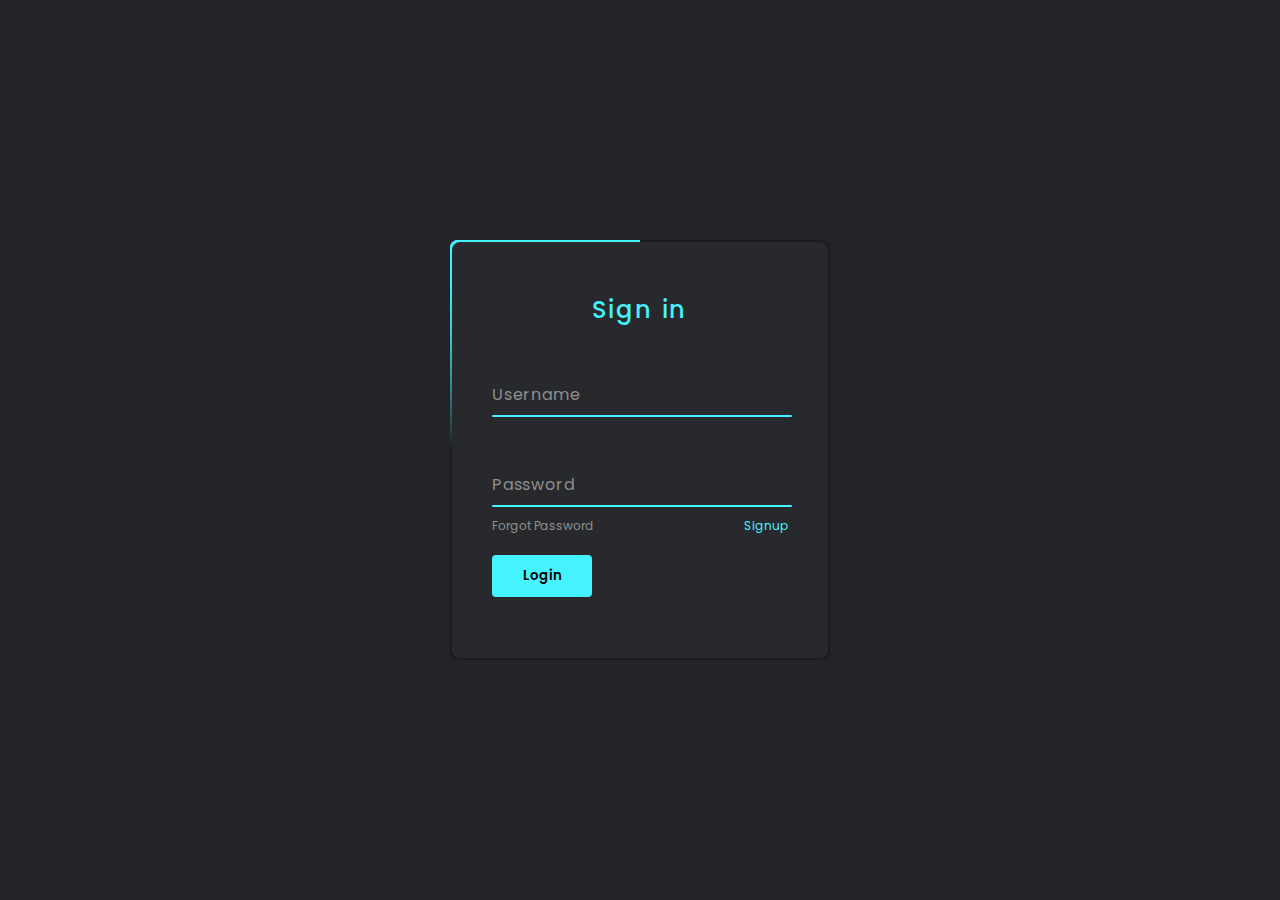
<file: animated login and password/index.html>
<!DOCTYPE html>
<html lang="en">

<head>
    <meta charset="UTF-8">
    <title>Animated Login Form</title>
    <link rel="stylesheet" href="style.css">
</head>

<body>
    <div class="box">
        <div class="form">
            <h2>Sign in</h2>
            <div class="inputBox">
                <input type="text" required="required">
                <span>Username</span>
                <i></i>
            </div>
            <div class="inputBox">
                <input type="password" required="required">
                <span>Password</span>
                <i></i>
            </div>
            <div class="links">
                <a href="#">Forgot Password</a>
                <a href="#">Signup</a>
            </div>
            <input type="submit" value="Login">
        </div>
    </div>
</body>

</html>
</file>
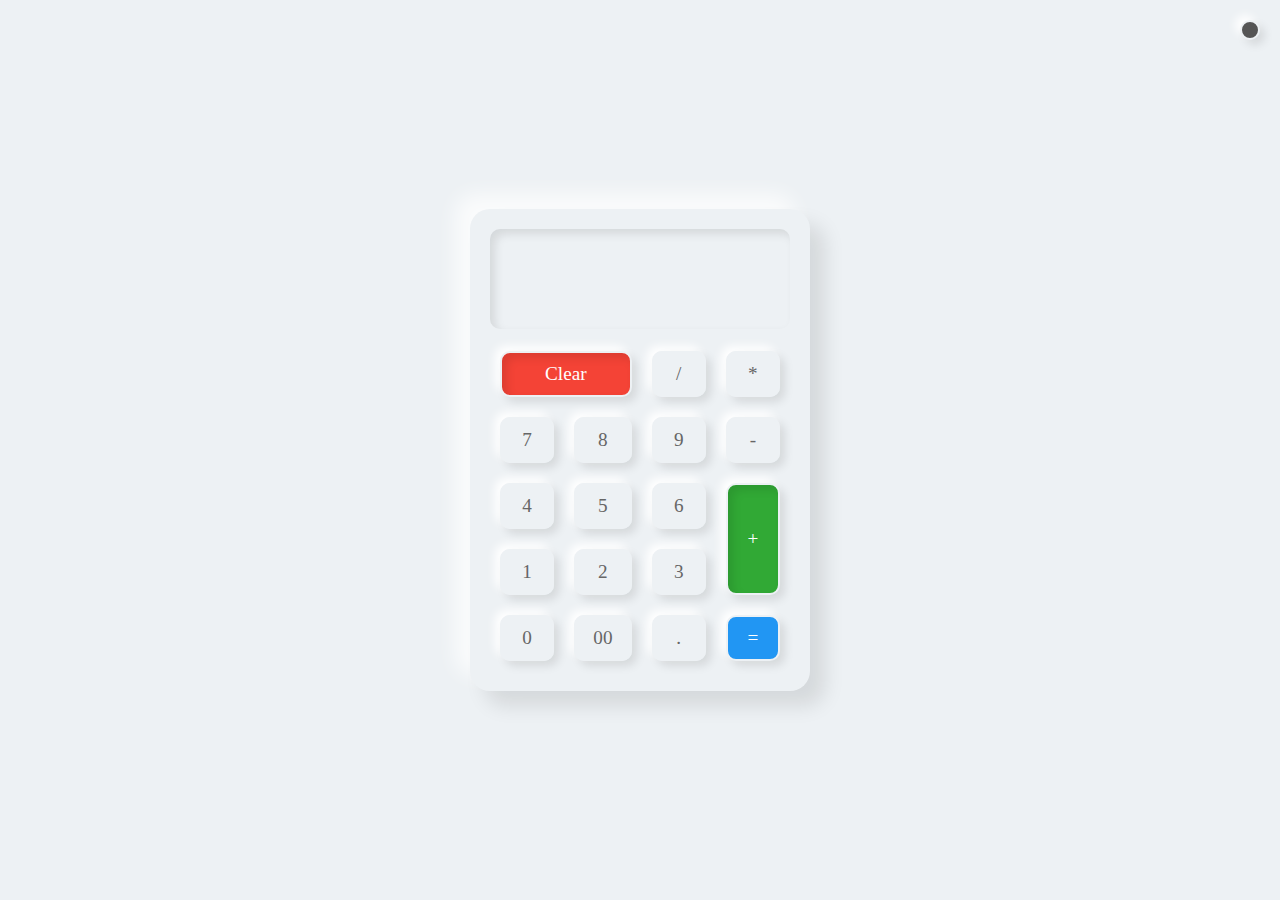
<file: calculator/index.html>
<!DOCTYPE html>
<html>

<head>
    <title>Calculator</title>
    <link rel="stylesheet" type="text/css" href="style.css">
</head>

<body>
    <div class="toggleBtn"></div>
    <div class="calculator">
        <div class="buttons">
            <h2 id="value"></h2>
            <span id="clear">Clear</span>
            <span>/</span>
            <span>*</span>
            <span>7</span>
            <span>8</span>
            <span>9</span>
            <span>-</span>
            <span>4</span>
            <span>5</span>
            <span>6</span>
            <span id="plus">+</span>
            <span>1</span>
            <span>2</span>
            <span>3</span>
            <span>0</span>
            <span>00</span>
            <span>.</span>
            <span id="equal">=</span>
        </div>
    </div>
    <script>
        let buttons = document.querySelector('.buttons');
        let btn = document.querySelectorAll('span');
        let value = document.getElementById('value');
        let toggleBtn = document.querySelector('.toggleBtn');
        let body = document.querySelector('body');




        for (let i = 0; i < btn.length; i++) {
            btn[i].addEventListener("click", function () {
                if (this.innerHTML == "=") {
                    value.innerHTML = eval(value.innerHTML);
                } else {
                    if (this.innerHTML == "Clear") {
                        value.innerHTML = "";
                    }
                    else {
                        value.innerHTML += this.innerHTML;
                    }
                }
            })
        }
        toggleBtn.onclick = function () {
            body.classList.toggle('dark');
        }
    </script>
</body>

</html>
</file>
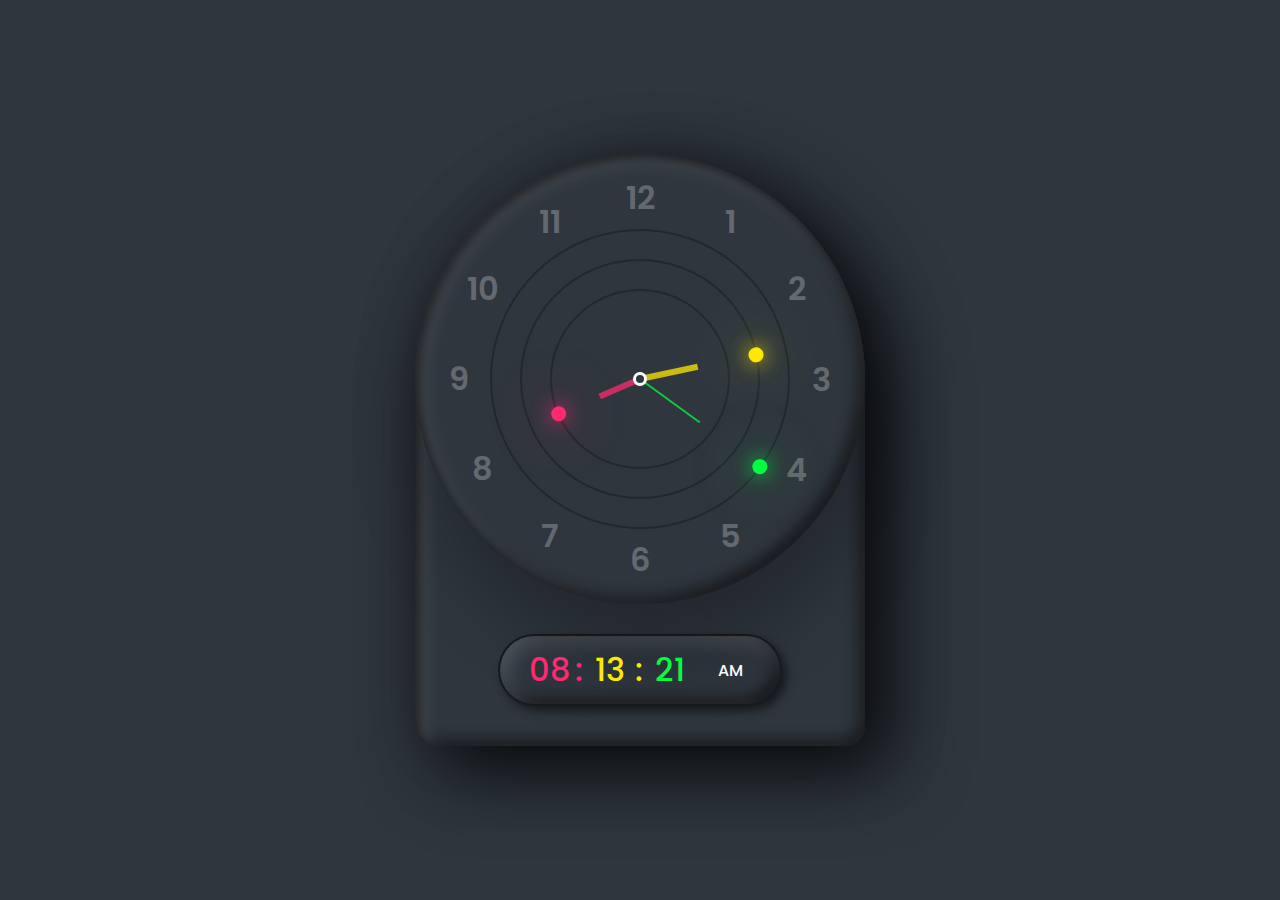
<file: Clock/index.html>
<!DOCTYPE html>
<html>

<head>
    <meta charset="utf-8">
    <title>Clock</title>
    <link rel="stylesheet" href="style.css">
</head>

<body>
    <div class="container">
        <div class="clock">

            <div class="circle" id="sc" style="--clr:#04fc43;"><i></i></div>
            <div class="circle circle2" id="mn" style="--clr:#fee800;"><i></i></div>
            <div class="circle circle3" id="hr" style="--clr:#ff2972;"><i></i></div>




            <span style="--i:1;"><b>1</b></span>
            <span style="--i:2;"><b>2</b></span>
            <span style="--i:3;"><b>3</b></span>
            <span style="--i:4;"><b>4</b></span>
            <span style="--i:5;"><b>5</b></span>
            <span style="--i:6;"><b>6</b></span>
            <span style="--i:7;"><b>7</b></span>
            <span style="--i:8;"><b>8</b></span>
            <span style="--i:9;"><b>9</b></span>
            <span style="--i:10;"><b>10</b></span>
            <span style="--i:11;"><b>11</b></span>
            <span style="--i:12;"><b>12</b></span>
        </div>

        <!-- digital clock -->
        <div id="time">
            <div id="hours" style="--clr:#ff2972;">00</div>
            <div id="minutes" style="--clr:#fee800;">00</div>
            <div id="seconds" style="--clr:#04fc43;">00</div>
            <div id="ampm">AM</div>
        </div>

    </div>

    <script>
        let hr = document.querySelector('#hr');
        let mn = document.querySelector('#mn');
        let sc = document.querySelector('#sc');

        setInterval(() => {

            let day = new Date();
            let hh = day.getHours() * 30;
            let mm = day.getMinutes() * 6;
            let ss = day.getSeconds() * 6;

            hr.style.transform = `rotateZ(${hh + (mm) / 12}deg)`;
            mn.style.transform = `rotateZ(${mm}deg)`;
            sc.style.transform = `rotateZ(${ss}deg)`;

            // Digital clock 
            let hours = document.getElementById('hours');
            let minutes = document.getElementById('minutes');
            let seconds = document.getElementById('seconds');
            let ampm = document.getElementById('ampm');


            let h = new Date().getHours();
            let m = new Date().getMinutes();
            let s = new Date().getSeconds();

            let am = h >= 12 ? "PM" : "AM";

            //convert 24hr clock to 12hr clock
            if (h > 12) {
                h = h - 12
            }
            //add zero before single digit number
            h = (h < 10) ? "0" + h : h
            m = (m < 10) ? "0" + m : m
            s = (s < 10) ? "0" + s : s

            hours.innerHTML = h;
            minutes.innerHTML = m;
            seconds.innerHTML = s;
            ampm.innerHTML = am;
        })


    </script>
</body>

</html>
</file>
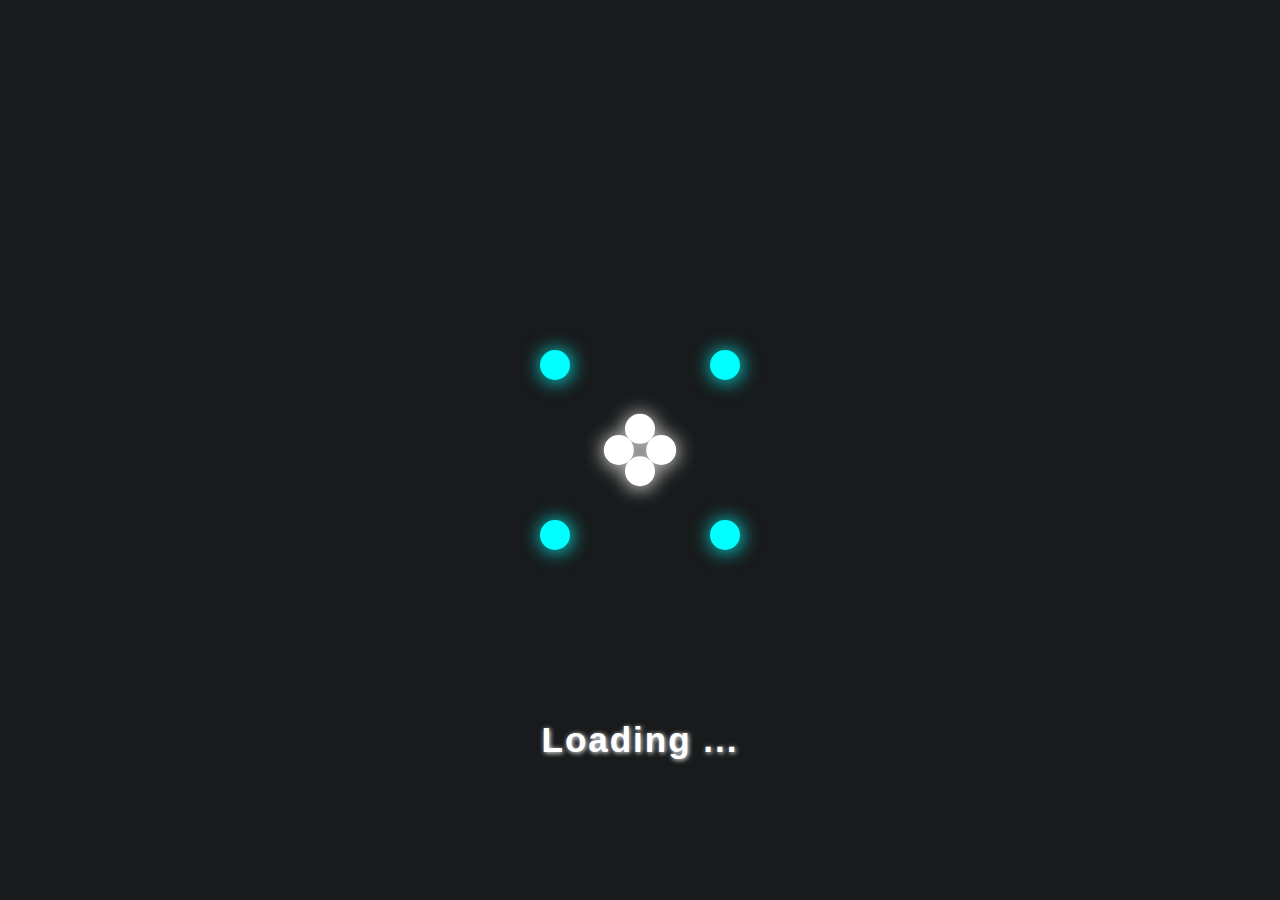
<file: CSS Creative Loading Animation/index.html>
<!DOCTYPE html>
<html lang="en">

<head>
    <meta charset="UTF-8" />
    <meta http-equiv="X-UA-Compatible" content="IE=edge" />
    <meta name="viewport" content="width=device-width, initial-scale=1.0" />
    <link rel="stylesheet" href="style.css" />
    <title>CSS Creative Loading Animation</title>
</head>

<body>
    <div class="loader1">
        <span></span>
        <span></span>
        <span></span>
        <span></span>
    </div>
    <div class="loader2">
        <span></span>
        <span></span>
        <span></span>
        <span></span>
    </div>
    <span class="text">Loading ...</span>
</body>

</html>
</file>
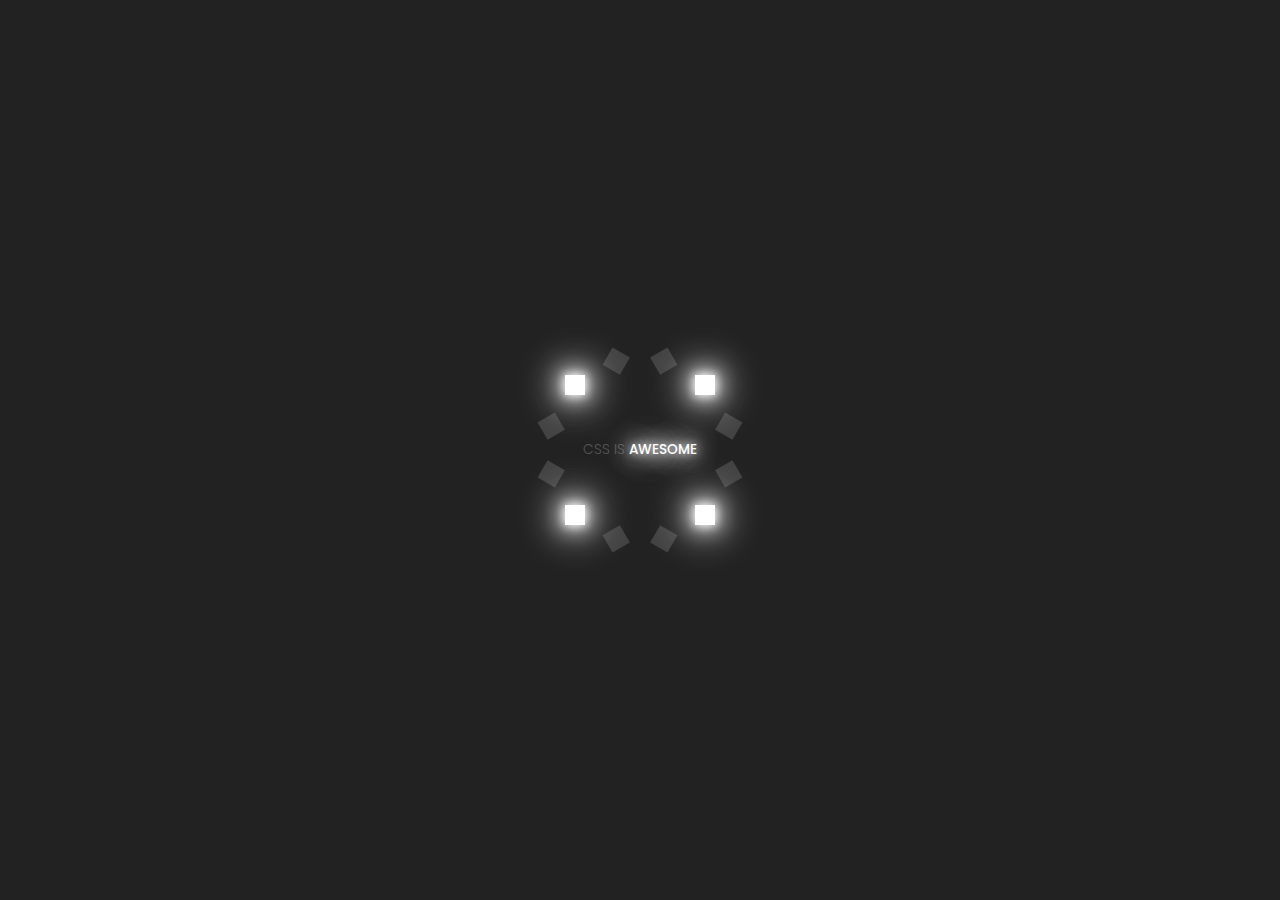
<file: CSS Effects/index.html>
<!DOCTYPE html>
<html>

<head>
    <meta charset="UTF-8">
    <title>CSS Creative Loader Animation Effects</title>
    <link rel="stylesheet" href="style.css">
</head>

<body>
    <div class="box">
        <div class="loader">
            <span style="--i:1;"></span>
            <span style="--i:2;"></span>
            <span style="--i:3;"></span>
            <span style="--i:4;"></span>
            <span style="--i:5;"></span>
            <span style="--i:6;"></span>
            <span style="--i:7;"></span>
            <span style="--i:8;"></span>
            <span style="--i:9;"></span>
            <span style="--i:10;"></span>
            <span style="--i:11;"></span>
            <span style="--i:12;"></span>
        </div>
        <h3>CSS is <b>Awesome</b></h3>
    </div>
</body>

</html>
</file>
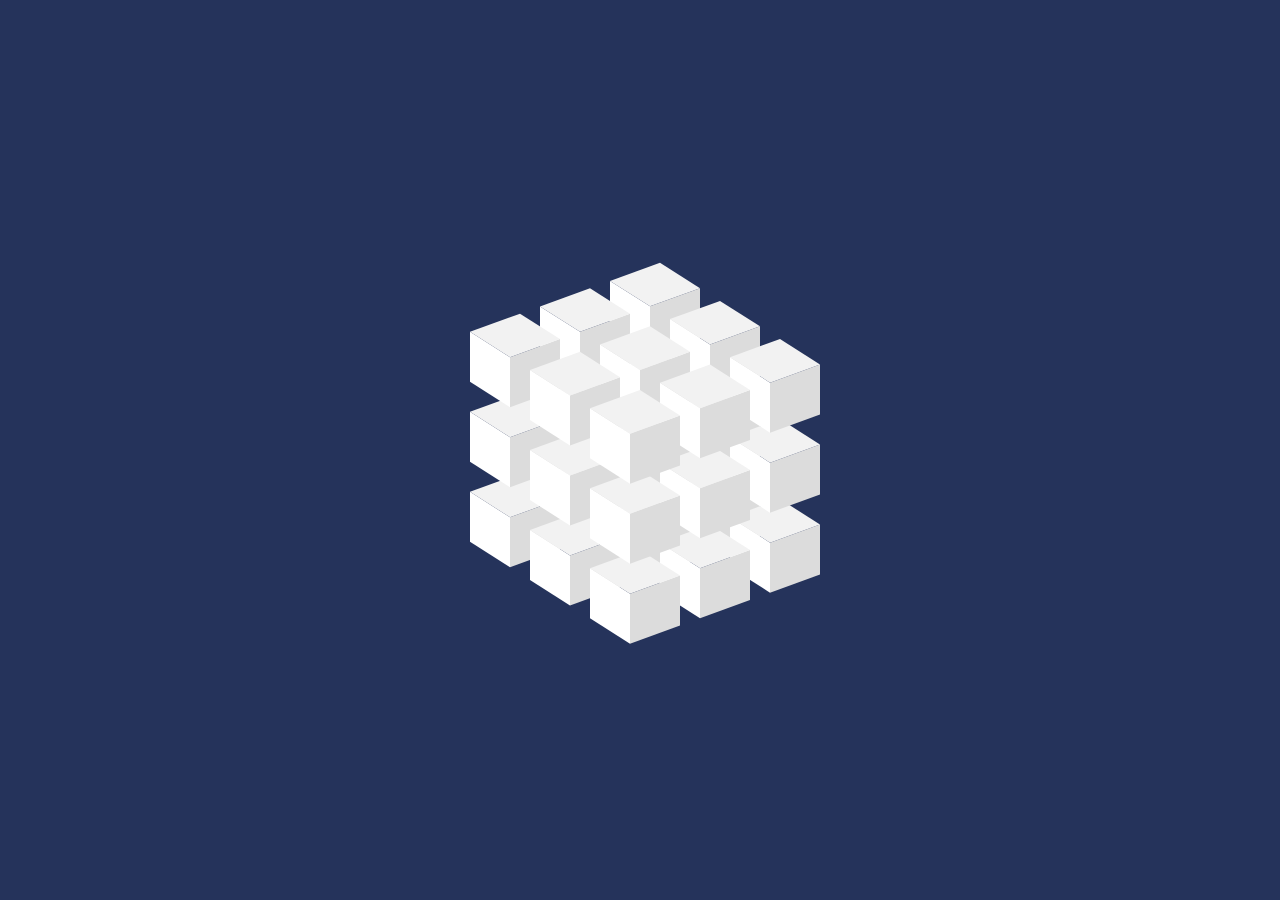
<file: CSS Only Cubes Hover Effects/index.html>
<!DOCTYPE html>
<html>

<head>
    <meta charset="utf-8">
    <title>CSS Cubes</title>
    <link rel="stylesheet" href="style.css">
</head>

<body>
    <div class="container">
        <div class="cube">
            <div style="--x:-1;--y:0;">
                <span style="--i:3;"></span>
                <span style="--i:2;"></span>
                <span style="--i:1;"></span>
            </div>
            <div style="--x:0;--y:0;">
                <span style="--i:3;"></span>
                <span style="--i:2;"></span>
                <span style="--i:1;"></span>
            </div>
            <div style="--x:1;--y:0;">
                <span style="--i:3;"></span>
                <span style="--i:2;"></span>
                <span style="--i:1;"></span>
            </div>
        </div>
        <div class="cube">
            <div style="--x:-1;--y:0;">
                <span style="--i:3;"></span>
                <span style="--i:2;"></span>
                <span style="--i:1;"></span>
            </div>
            <div style="--x:0;--y:0;">
                <span style="--i:3;"></span>
                <span style="--i:2;"></span>
                <span style="--i:1;"></span>
            </div>
            <div style="--x:1;--y:0;">
                <span style="--i:3;"></span>
                <span style="--i:2;"></span>
                <span style="--i:1;"></span>
            </div>
        </div>
        <div class="cube">
            <div style="--x:-1;--y:0;">
                <span style="--i:3;"></span>
                <span style="--i:2;"></span>
                <span style="--i:1;"></span>
            </div>
            <div style="--x:0;--y:0;">
                <span style="--i:3;"></span>
                <span style="--i:2;"></span>
                <span style="--i:1;"></span>
            </div>
            <div style="--x:1;--y:0;">
                <span style="--i:3;"></span>
                <span style="--i:2;"></span>
                <span style="--i:1;"></span>
            </div>
        </div>
    </div>

</body>

</html>
</file>
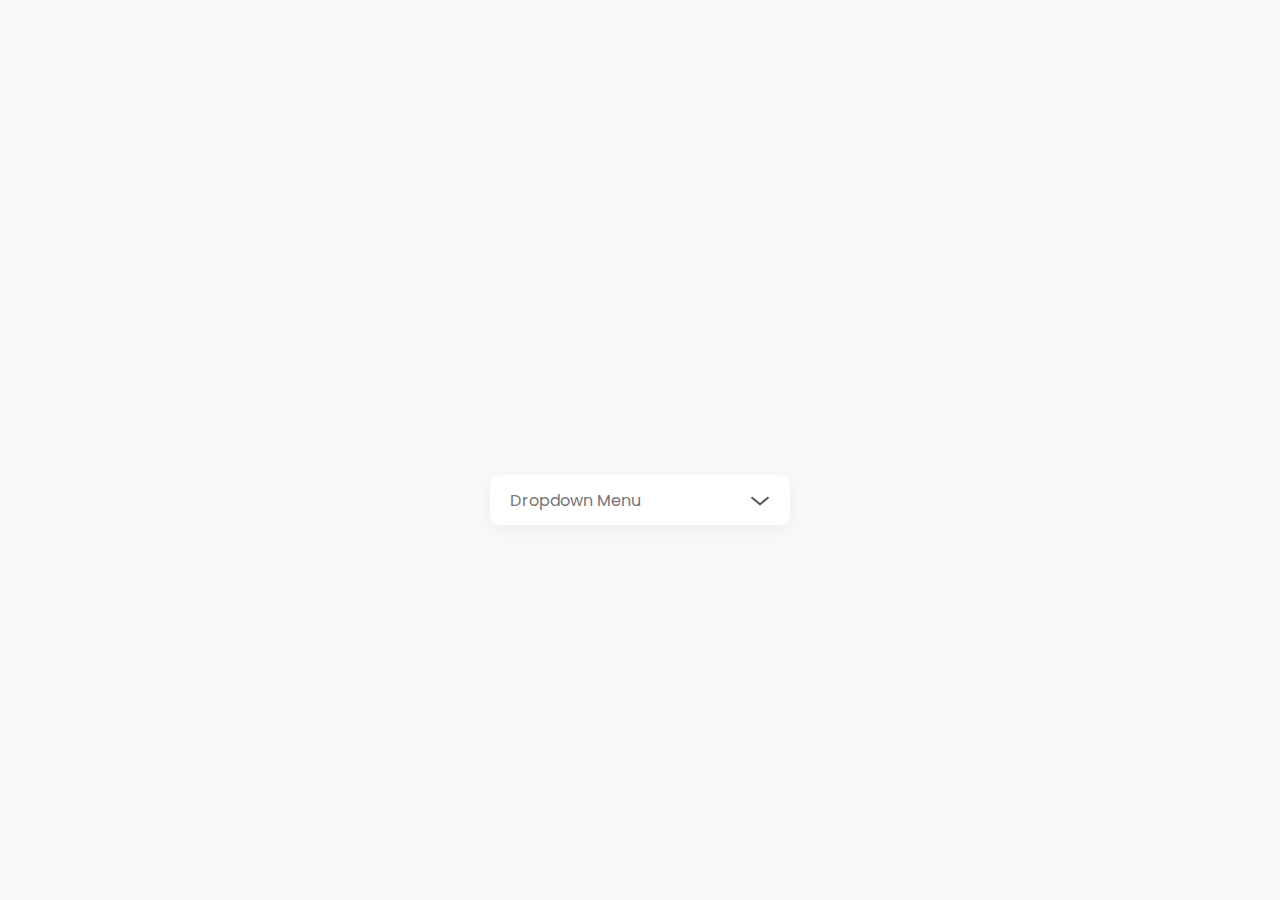
<file: custom menu/index.html>
<!DOCTYPE html>
<html>

<head>
    <title>Animated Custom Dropdown Menu</title>
    <link rel="stylesheet" type="text/css" href="style.css">
</head>

<body>
    <div class="dropdown">
        <input type="text" class="text02" readonly placeholder="Dropdown Menu">

        <div class="option">
            <div onmouseover="show('Html')">Html</div>
            <div onmouseover="show('CSS')">CSS</div>
            <div onmouseover="show('Javascript')">Javascript</div>
            <div onmouseover="show('ReactJS')">ReactJS</div>
            <div onmouseover="show('Photoshop')">Photoshop</div>
        </div>
    </div>
    <script>
        function show(a) {
            document.querySelector('.text02').value = a;
        }
        let dropdown = document.querySelector('.dropdown');
        dropdown.onclick = function () {
            dropdown.classList.toggle('active');
        }
    </script>
</body>

</html>
</file>
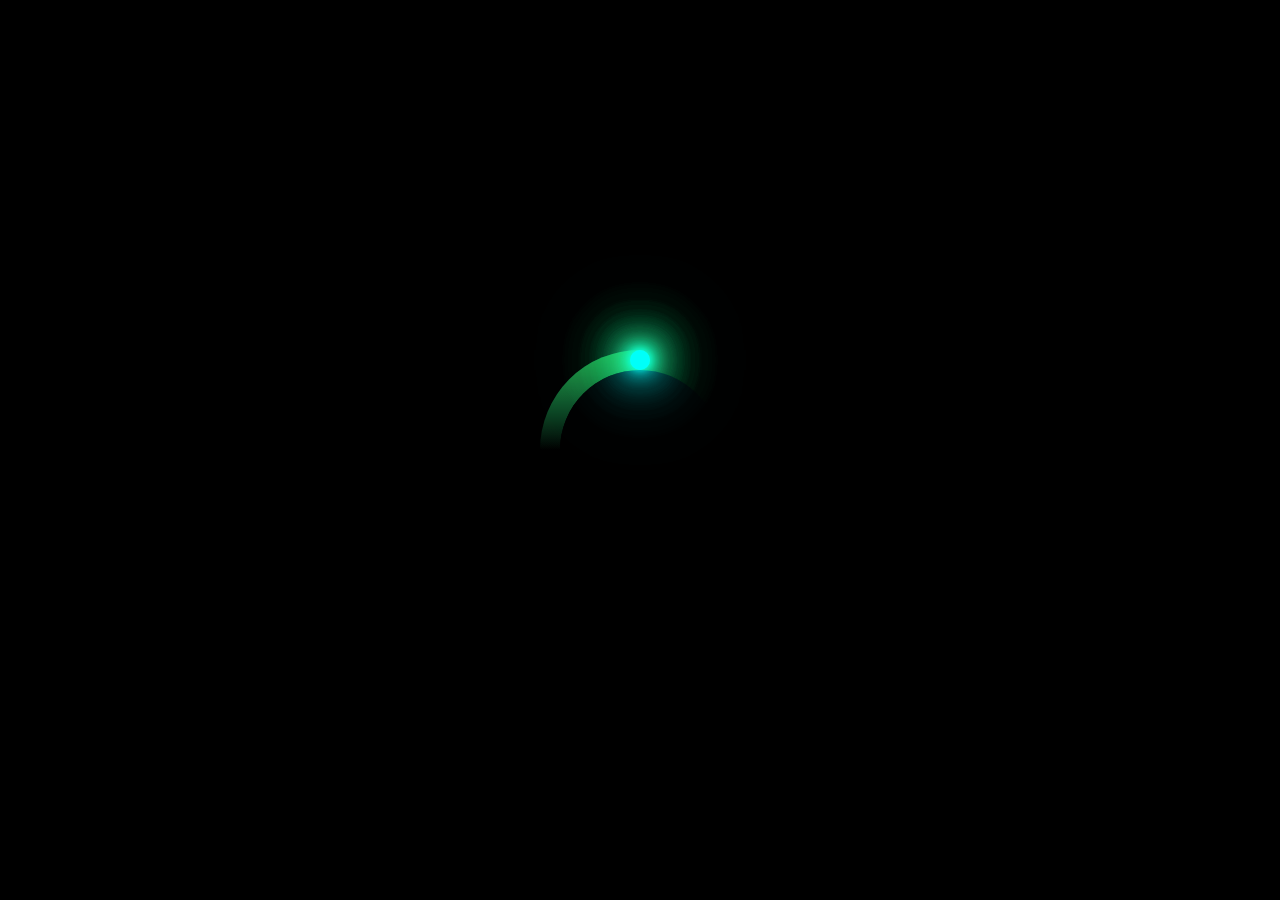
<file: Glowing Ring 02/index.html>
<!DOCTYPE html>
<html>

<head>
    <title>CSS Animation Effects</title>
    <link rel="stylesheet" type="text/css" href="style.css">
</head>

<body>
    <div class="container">
        <div class="loader"><span></span></div>
        <div class="loader"><span></span></div>
        <div class="loader"><i></i></div>
        <div class="loader"><i></i></div>
    </div>
</body>

</html>
</file>
<file: animated login and password/style.css>
@import url('https://fonts.googleapis.com/css2?family=Poppins:wght@300;400;500;600;700;800;900&display=swap');

* {
    margin: 0;
    padding: 0;
    box-sizing: border-box;
    font-family: 'Poppins', sans-serif;
}

body {
    display: flex;
    justify-content: center;
    align-items: center;
    min-height: 100vh;
    background: #23242a;
}

.box {
    position: relative;
    width: 380px;
    height: 420px;
    background: #1c1c1c;
    border-radius: 8px;
    overflow: hidden;
}

.box::before {
    content: '';
    position: absolute;
    top: -50%;
    left: -50%;
    width: 380px;
    height: 420px;
    background: linear-gradient(0deg, transparent, #45f3ff, #45f3ff);
    transform-origin: bottom right;
    animation: animate 6s linear infinite;
}

.box::after {
    content: '';
    position: absolute;
    top: -50%;
    left: -50%;
    width: 380px;
    height: 420px;
    background: linear-gradient(0deg, transparent, #45f3ff, #45f3ff);
    transform-origin: bottom right;
    animation: animate 6s linear infinite;
    animation-delay: -3s;
}

@keyframes animate {
    0% {
        transform: rotate(0deg);
    }

    100% {
        transform: rotate(360deg);
    }
}

.form {
    position: absolute;
    inset: 2px;
    border-radius: 8px;
    background: #28292d;
    z-index: 10;
    padding: 50px 40px;
    display: flex;
    flex-direction: column;
}

.form h2 {
    color: #45f3ff;
    font-weight: 500;
    text-align: center;
    letter-spacing: 0.1em;
}

.inputBox {
    position: relative;
    width: 300px;
    margin-top: 35px;
}

.inputBox input {
    position: relative;
    width: 100%;
    padding: 20px 10px 10px;
    background: transparent;
    border: none;
    outline: none;
    color: #23242a;
    font-size: 1em;
    letter-spacing: 0.05em;
    z-index: 10;
}

.inputBox span {
    position: absolute;
    left: 0;
    padding: 20px 0px 10px;
    font-size: 1em;
    color: #8f8f8f;
    pointer-events: none;
    letter-spacing: 0.05em;
    transition: 0.5s;
}

.inputBox input:valid~span,
.inputBox input:focus~span {
    color: #45f3ff;
    transform: trannslateX(0px) trannslateY(-34px);
    font-size: 0.75em;
}

.inputBox i {
    position: absolute;
    left: 0;
    bottom: 0;
    width: 100%;
    height: 2px;
    background: #45f3ff;
    border-radius: 4px;
    transition: 0.5s;
    pointer-events: none;
    z-index: 9;
}

.inputBox input:valid~i,
.inputBox input:focus~i {
    height: 44px;
}

.links {
    display: flex;
    justify-content: space-between;
}

.links a {
    margin: 10px 0;
    font-size: 0.75em;
    color: #8f8f8f;
    text-decoration: none;
}

.links a:hover,
.links a:nth-child(2) {
    color: #45f3ff;
}

input[type="submit"] {
    border: none;
    outline: none;
    background: #45f3ff;
    padding: 11px 25px;
    width: 100px;
    margin-top: 10px;
    border-radius: 4px;
    font-weight: 600;
    cursor: pointer;
}
</file>
<file: calculator/style.css>
* {
    margin: 0;
    padding: 0;
    box-sizing: border-box;
    font-family: consolas;
}

body {
    display: flex;
    justify-content: center;
    align-items: center;
    min-height: 100vh;
    background: #edf1f4;
}

.dark {
    background: #282c2f;
}

.calculator {
    position: relative;
    width: 340px;
    padding: 20px;
    border-radius: 20px;
    box-shadow: 15px 15px 20px rgba(0, 0, 0, 0.1),
        -15px -15px 20px #fffb;
}

.dark .calculator {
    background: #33393e;
    box-shadow: 15px 15px 20px rgba(0, 0, 0, 0.25),
        -15px -15px 20px rgba(255, 255, 255, 0.1);

}

.calculator .buttons {
    position: relative;
    display: grid;

}

.calculator .buttons #value {
    position: relative;
    grid-column: span 4;
    user-select: none;
    overflow: none;
    width: 100%;
    text-align: end;
    color: #5166d6;
    height: 100px;
    line-height: 100px;
    box-shadow: inset 5px 5px 10px rgba(0, 0, 0, 0.1);
    inset: -5px -5px 20px #fff;
    border-radius: 10px;
    margin-bottom: 12px;
    padding: 0 20px;
    font-size: 2em;
    font-weight: 500;
}

.dark .calculator .buttons #value {
    color: #eee;
    box-shadow: inset 15px 15px 20px rgba(0, 0, 0, 0.5),
        inset -15px -15px 20px rgba(255, 255, 255, 0.1);
}

.calculator .buttons span {
    position: relative;
    padding: 10px;
    box-shadow: 5px 5px 10px rgba(0, 0, 0, 0.1),
        -5px -5px 20px #fff;
    margin: 10px;
    cursor: pointer;
    user-select: none;
    min-width: 40px;
    display: flex;
    justify-content: center;
    align-items: center;
    font-size: 1.2em;
    color: #666;
    border: 2px solid #edf1f4;
    box-shadow: 5px 5px 10px rgba(0, 0, 0, 0.1),
        -5px -5px 10px #fff;
    border-radius: 10px;
}

.dark .calculator .buttons span {
    color: #eee;
    border: 2px solid #333;
    box-shadow: 5px 5px 10px rgba(0, 0, 0, 0.25),
        -5px -5px 10px rgba(255, 255, 255, 0.1);
}

.calculator .buttons span:active {
    box-shadow: inset 5px 5px 10px rgba(0, 0, 0, 0.1),
        inset -5px -5px 10px #fff;
    color: #f44336;
}

.dark .calculator .buttons span:active {
    box-shadow: inset 5px 5px 10px rgba(0, 0, 0, 0.25),
        inset -5px -5px 10px rgba(255, 255, 255, 0.1);       
}

.calculator .buttons span#clear {
    grid-column: span 2;
    background: #f44336;
    color: #fff;
    border: 2px solid #edf1f4;
}

.calculator .buttons span#plus {
    grid-row: span 2;
    background: #31a935;
    color: #fff;
    border: 2px solid #edf1f4;
}

.calculator .buttons span#equal {
    grid-row: span 2;
    background: #2196f3;
    color: #fff;
    border: 2px solid #edf1f4;
}

.calculator .buttons span#clear,
.calculator .buttons span#plus,
.calculator .buttons span#queal {
    box-shadow: 5px 5px 10px rgba(0, 0, 0, 0.1),
        -5px -5px 10px #fff,
        inset 5px 5px 10px rgba(0, 0, 0, 0.1);
}

.toggleBtn {
    position: fixed;
    top: 20px;
    right: 20px;
    width: 20px;
    height: 20px;
    border-radius: 50%;
    background: #555;
    cursor: pointer;
    border: 2px solid #edf1f4;
    box-shadow: 5px 5px 10px rgba(0, 0, 0, 0.1),
        -5px -5px 10px #fff;

}
</file>
<file: Clock/style.css>
@import url('https://fonts.googleapis.com/css?family=Poppins:200,300,400,500,600,700,800,900&display=swap');

* {
    margin: 0;
    padding: 0;
    box-sizing: border-box;
    font-family: 'Poppins', sans-serif;
}

body {
    display: flex;
    justify-content: center;
    align-items: center;
    min-height: 100vh;
    background: #2f363e;
}

.container {
    position: relative;
    background: #2f363e;
    /* min-height: 500px; */
    border-radius: 20px;
    border-top-left-radius: 225px;
    border-top-right-radius: 225px;
    box-shadow: 25px 25px 75px rgba(0, 0, 0, 0.75),
        10px 10px 70px rgba(0, 0, 0, 0.25),
        inset 5px 5px 10px rgba(0, 0, 0, 0.5),
        inset 5px 5px 20px rgba(255, 255, 255, 0.2),
        inset -5px -5px 15px rgba(0, 0, 0, 0.75);
    display: flex;
    justify-content: center;
    align-items: center;
    flex-direction: column;
}

.clock {
    position: relative;
    width: 450px;
    height: 450px;
    background: #2f363e;
    border-radius: 50%;
    box-shadow: 10px 50px 70px rgba(0, 0, 0, 0.25),
        inset 5px 5px 10px rgba(0, 0, 0, 0.5),
        inset 5px 5px 20px rgba(255, 255, 255, 0.2),
        inset -5px -5px 15px rgba(0, 0, 0, 0.75);
    display: flex;
    justify-content: center;
    align-items: center;
    margin-bottom: 30px;
}

.clock::before {
    content: '';
    position: absolute;
    width: 8px;
    height: 8px;
    background: #2f363e;
    border: 3px solid #fff;
    border-radius: 50%;
    z-index: 100000;
}

.clock span {
    position: absolute;
    inset: 20px;
    color: #fff;
    text-align: center;
    transform: rotate(calc(30deg * var(--i)));
    /* 360 / 12 = 30deg */
}

.clock span b {
    font-size: 2em;
    opacity: 0.25;
    font-weight: 600;
    display: inline-block;
    transform: rotate(calc(-30deg * var(--i)));
}

.circle {
    position: absolute;
    width: 300px;
    height: 300px;
    border: 2px solid rgba(0, 0, 0, 0.25);
    border-radius: 50%;
    display: flex;
    justify-content: center;
    align-items: flex-start;
    z-index: 10;
}

.circle i {
    position: absolute;
    width: 6px;
    height: 50%;
    background: var(--clr);
    opacity: 0.75;
    transform-origin: bottom;
    transform: scaleY(0.5);

}

.circle:nth-child(1) i {
    width: 2px;
}

.circle:nth-child(2) i {
    width: 6px;
}

.circle2 {
    width: 240px;
    height: 240px;
    z-index: 9;
}

.circle3 {
    width: 180px;
    height: 180px;
    z-index: 8;
}

.circle::before {
    content: '';
    position: absolute;
    top: -8.5px;
    width: 15px;
    height: 15px;
    border-radius: 50%;
    background: var(--clr);
    box-shadow: 0 0 20px var(--clr),
        0 0 60px var(--clr);
}

/* digital clock style */
#time {
    margin-bottom: 40px;
    display: flex;
    padding: 10px 20px;
    font-size: 2em;
    font-weight: 600;
    border: 2px solid rgba(0, 0, 0, 0.5);
    border-radius: 40px;
    box-shadow: 5px 5px 10px rgba(0, 0, 0, 0.5),
        inset 5px 5px 20px rgba(255, 255, 255, 0.2),
        inset -5px -5px 15px rgba(0, 0, 0, 0.75);
}

#time div {
    position: relative;
    width: 60px;
    text-align: center;
    font-weight: 500;
    color: var(--clr);

}

#time div:nth-child(1):after,
#time div:nth-child(2):after {
    content: ':';
    position: absolute;
    right: -4px;
}

#time div:last-child {
    font-size: 0.5em;
    display: flex;
    justify-content: center;
    align-items: center;
    color: #fff;
}

#time div:nth-child(2):after {
    animation: animate 1s steps(1) infinite;
}

@keyframes animate {
    0% {
        opacity: 1;
    }

    50% {
        opacity: 0;
    }
}
</file>
<file: CSS Creative Loading Animation/style.css>
* {
    margin: 0;
    padding: 0;
    box-sizing: border-box;
}

body {
    display: flex;
    justify-content: center;
    align-items: center;
    width: 100%;
    min-height: 100vh;
    background-color: #181a1b;
}

.text {
    position: absolute;
    color: white;
    font-size: 35px;
    font-family: sans-serif;
    font-weight: 700;
    letter-spacing: 2px;
    top: 80%;
    text-shadow: 1px 1px 5px white;
    cursor: default;
}

div {
    position: absolute;
    height: 200px;
    width: 200px;
}

div span {
    display: inline-block;
    position: absolute;
    height: 30px;
    width: 30px;
    background-color: white;
    box-shadow: 1px 1px 20px white;
    border-radius: 50%;
}

.loader1 span {
    background-color: cyan;
    box-shadow: 1px 1px 20px cyan;
}

.loader1 span:nth-child(1) {
    top: 0;
    right: 0;
}

.loader1 span:nth-child(2) {
    bottom: 0;
    right: 0;
}

.loader1 span:nth-child(3) {
    bottom: 0;
    left: 0;
}

.loader2 span:nth-child(1) {
    top: 0;
    right: 0;
}

.loader2 span:nth-child(2) {
    bottom: 0;
    right: 0;
}

.loader2 span:nth-child(3) {
    bottom: 0;
    left: 0;
}

.loader2 {
    height: 60px;
    width: 60px;
    transform: rotate(45deg);
    animation: loader2 1.5s ease infinite;
}

.loader1 {
    animation: loader1 1.5s ease infinite;
}

@keyframes loader1 {
    50% {
        height: 60px;
        width: 60px;
    }

    100% {
        transform: rotate(360deg);
        filter: hue-rotate(360deg);
    }
}

@keyframes loader2 {
    50% {
        height: 200px;
        width: 200px;
    }
}
</file>
<file: CSS Effects/style.css>
@import url('https://fonts.googleapis.com/css?family=Poppins:200,300,400,500,600,700,800,900&display=swap');

* {
    margin: 0;
    padding: 0;
    box-sizing: border-box;
    font-family: 'Poppins', sans-serif;
}

body {
    display: flex;
    justify-content: center;
    align-items: center;
    min-height: 100vh;
    background: #222;
}

.loader {
    position: relative;
    width: 150px;
    height: 150px;
    animation: animate 24s steps(12) infinite;
}

@keyframes animate {
    0% {
        transform: rotate(0deg);
    }

    100% {
        transform: rotate(360deg);
    }
}

h3 {
    position: absolute;
    top: 50%;
    left: 50%;
    transform: translate(-50%, -50%);
    font-size: 0.85em;
    font-weight: 300;
    color: rgba(255, 255, 255, 0.25);
    text-transform: uppercase;
}

h3 b {
    color: #fff;
    font-weight: 500;
    text-shadow: 0 0 10px #fff,
        0 0 20px #fff,
        0 0 30px #fff,
        0 0 40px #fff,
        0 0 50px #fff;
}

.loader span {
    position: absolute;
    top: 0;
    left: 0;
    width: 100%;
    height: 100%;

    transform: rotate(calc(30deg * var(--i)));
}

.loader span::before {
    content: '';
    position: absolute;
    top: 0;
    left: 0;
    width: 20px;
    height: 20px;
    background: rgba(255, 255, 255, 0.15);
}

.loader span:nth-child(3n + 3):before {
    background: #fff;
    box-shadow: 0 0 10px #fff,
        0 0 20px #fff,
        0 0 30px #fff,
        0 0 40px #fff,
        0 0 50px #fff;
    animation: animateSquare 2s linear infinite;
    transform-origin: 75px;
}

@keyframes animateSquare {

    0%,
    25% {
        transform: rotate(0deg);
    }

    75%,
    90%,
    100% {
        transform: rotate(180deg);
    }
}
</file>
<file: CSS Only Cubes Hover Effects/style.css>
* {
    margin: 0;
    padding: 0;
    box-sizing: border-box;
}

body {
    display: flex;
    justify-content: center;
    align-items: center;
    min-height: 100vh;
    background: #25335b;
}

.container {
    position: relative;
    top: -80px;
    transform: skewY(-20deg);
    animation: animate 5s linear infinite;
}

@keyframes animate {
    0% {
        filter: hue-rotate(0deg);
    }

    100% {
        filter: hue-rotate(360deg);
    }
}

.container .cube {
    position: relative;
    z-index: 2;
}

.container .cube:nth-child(2) {
    z-index: 1;
    translate: -60px -60px;
}

.container .cube:nth-child(3) {
    z-index: 3;
    translate: 60px 60px;
}

.container .cube div {
    position: absolute;
    display: flex;
    flex-direction: column;
    gap: 30px;
    translate: calc(-70px * var(--x)) calc(-60px * var(--y));
}

.container .cube div span {
    position: relative;
    display: inline-block;
    width: 50px;
    height: 50px;
    background: #dcdcdc;
    z-index: calc(1 * var(--i));
    transition: 1.5s;
}

.container .cube div span:hover {
    transition: 0s;
    background: #ef4149;
    filter: drop-shadow(0 0 30px #ef4149);
}

.container .cube div span::before {
    content: '';
    position: absolute;
    left: -40px;
    width: 40px;
    height: 100%;
    background: #fff;
    transform-origin: right;
    transform: skewY(45deg);
    transition: 1.5s;
}

.container .cube div span:hover::before {
    transition: 0s;
    background: f75d64;
}


.container .cube div span::after {
    content: '';
    position: absolute;
    top: -40px;
    left: 0;
    width: 100%;
    height: 40px;
    background: #f2f2f2;
    transform-origin: bottom;
    transform: skewX(45deg);
    transition: 1.5s;
}

.container .cube div span:hover::after {
    transition: 0s;
    background: #f75d64;
}
</file>
<file: custom menu/style.css>
@import url('https://fonts.googleapis.com/css?family=Poppins:100,200,300,400,500,600,700,800,900');

* {
    margin: 0;
    padding: 0;
    box-sizing: border-box;
    font-family: 'Poppins', sans-serif;
}

body {
    display: flex;
    justify-content: center;
    align-items: center;
    min-height: 100vh;
    background: #f9f9f9;
}

.dropdown {
    position: relative;
    margin-top: 100px;
    width: 300px;
    height: 50px;
}

.dropdown::before {
    content: '';
    position: absolute;
    top: 25px;
    right: 28px;
    width: 12px;
    height: 2px;
    background: #555;
    z-index: 10;
    transform: rotate(40deg);
    transition: 0.5s;
}

.dropdown.active::before {
    right: 20px;
}

.dropdown::after {
    content: '';
    position: absolute;
    top: 25px;
    right: 20px;
    width: 12px;
    height: 2px;
    background: #555;
    z-index: 10;
    transform: rotate(-40deg);
    transition: 0.5s;
}

.dropdown.active::after {
    right: 28px;
}

.dropdown input {
    position: absolute;
    top: 0;
    left: 0;
    width: 100%;
    height: 100%;
    cursor: pointer;
    border-radius: 10px;
    padding: 12px 20px;
    font-size: 16px;
    background: #fff;
    box-shadow: 0 5px 20px rgba(0, 0, 0, 0.05);
    outline: none;
    border: none;
}

.dropdown .option {
    position: absolute;
    top: 70px;
    width: 100%;
    background: #fff;
    box-shadow: 0 30px 30px rgba(0, 0, 0, 0.05);
    border-radius: 10px;
    overflow: hidden;
    visibility: hidden;
    opacity: 0;
    transition: 0.25s;
}

.dropdown.active .option {
    visibility: visible;
    opacity: 1;
}

.dropdown .option div {
    padding: 12px 20px;
    cursor: pointer;
}

.dropdown .option div:hover {
    background: #62baea;
    color: #fff;
}
</file>
<file: Glowing Ring 02/style.css>
* {
    margin: 0;
    padding: 0;
    box-sizing: border-box;
}

body {
    display: flex;
    justify-content: center;
    align-items: center;
    min-height: 100vh;
    background: #000;
}

.container {
    position: relative;
    width: 100%;
    height: 200px;
    display: flex;
    align-items: center;
    justify-content: center;
    -webkit-box-reflect: below 0 linear-gradient(transparent, transparent, #0005);
}

.container .loader {
    position: absolute;
    width: 200px;
    height: 200px;
    border-radius: 50%;
    animation: animate 2s linear infinite;
}

.container .loader:nth-child(2),
.container .loader:nth-child(4) {
    animation-delay: -1s;
    filter: hue-rotate(290deg);
}

@keyframes animate {
    0% {
        transform: rotate(0deg);
    }

    100% {
        transform: rotate(360deg);
    }
}

.container .loader:nth-child(1)::before,
.container .loader:nth-child(2)::before {
    content: '';
    position: absolute;
    top: 0;
    left: 0;
    width: 50%;
    height: 100%;
    background: linear-gradient(to top, transparent, rgba(0, 255, 249, 0.4));
    background-size: 100px 100px;
    background-repeat: no-repeat;
    border-top-left-radius: 100px;
    border-bottom-left-radius: 100px;
}

.container .loader i {
    position: absolute;
    top: 0;
    left: 50%;
    transform: translateX(-50%);
    width: 20px;
    height: 20px;
    background: #00fff9;
    border-radius: 50%;
    z-index: 100;
    box-shadow: 0 0 10px #00fff9,
        0 0 20px #00fff9,
        0 0 30px #00fff9,
        0 0 40px #00fff9,
        0 0 50px #00fff9,
        0 0 60px #00fff9,
        0 0 70px #00fff9,
        0 0 80px #00fff9,
        0 0 90px #00fff9,
        0 0 100px #00fff9;
}

.container .loader span {
    position: absolute;
    inset: 20px;
    background: #000;
    border-radius: 50%;
    z-index: 1;
}
</file>
